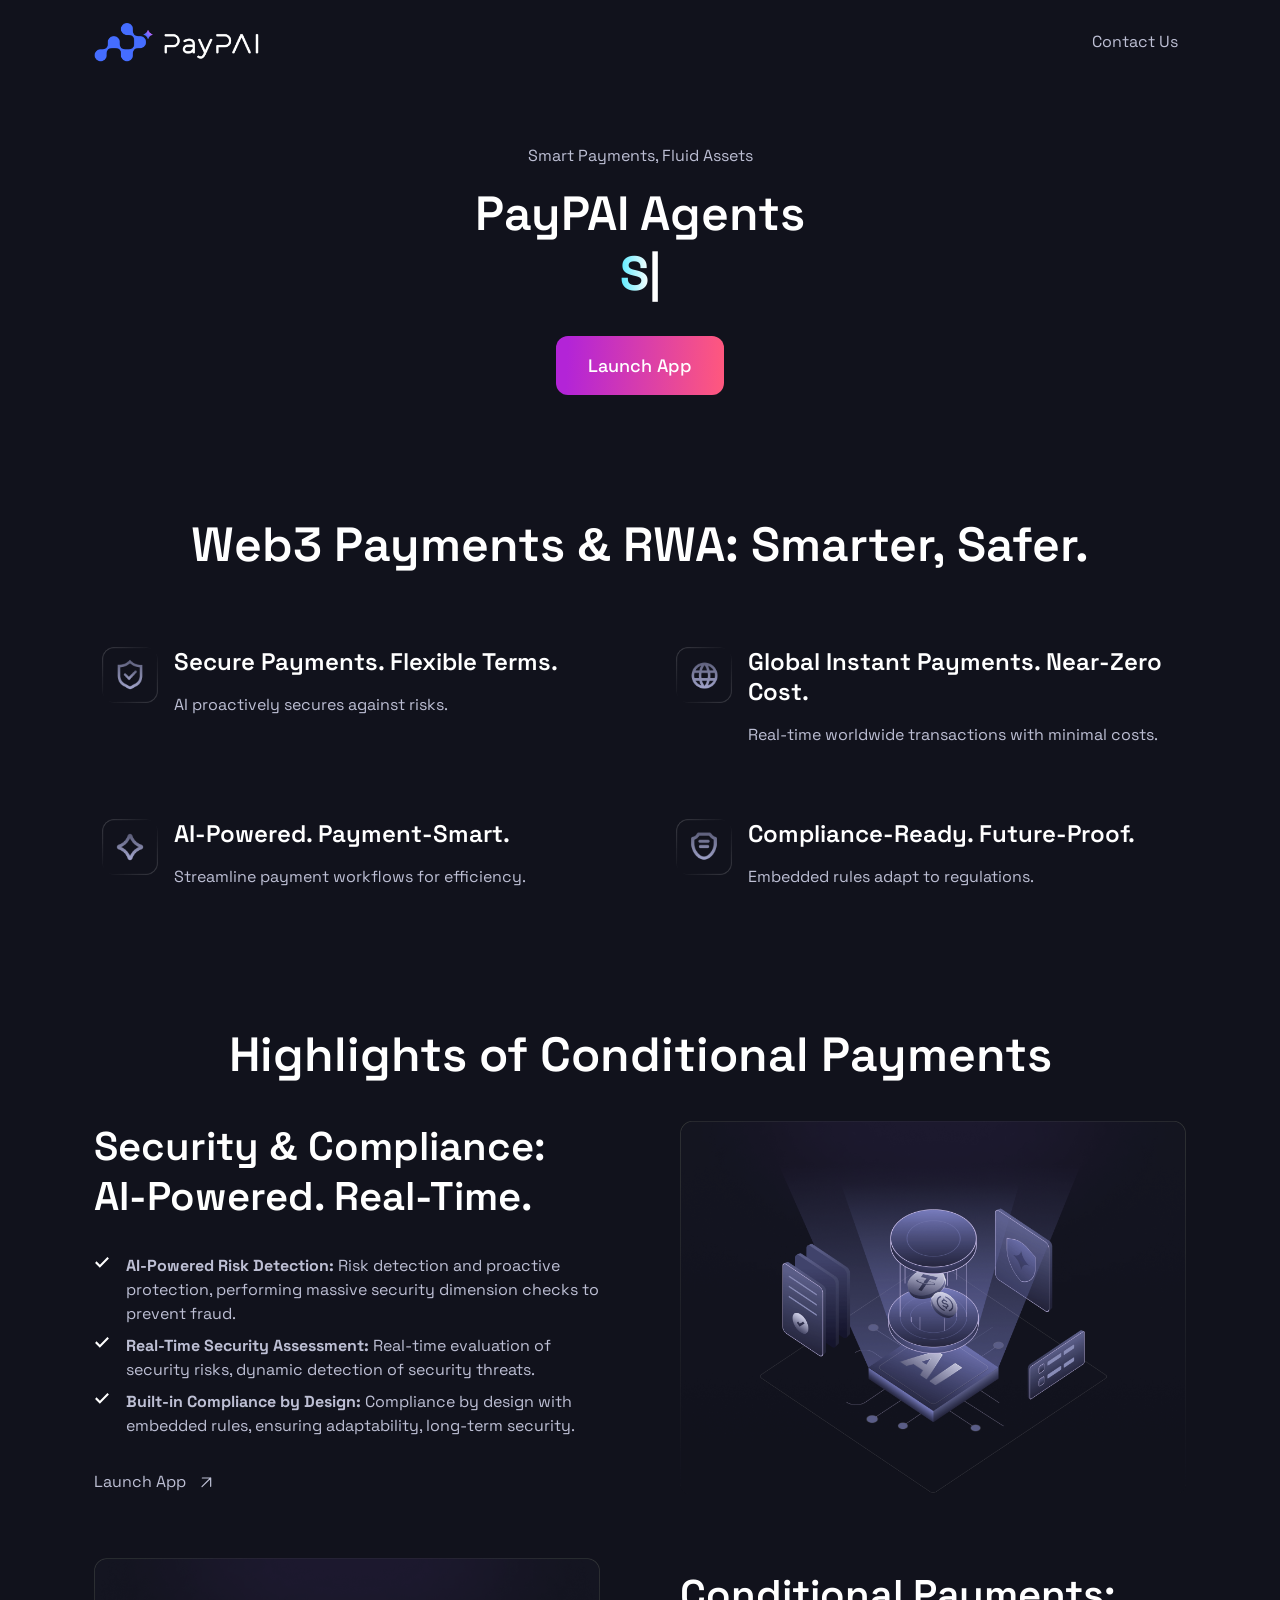
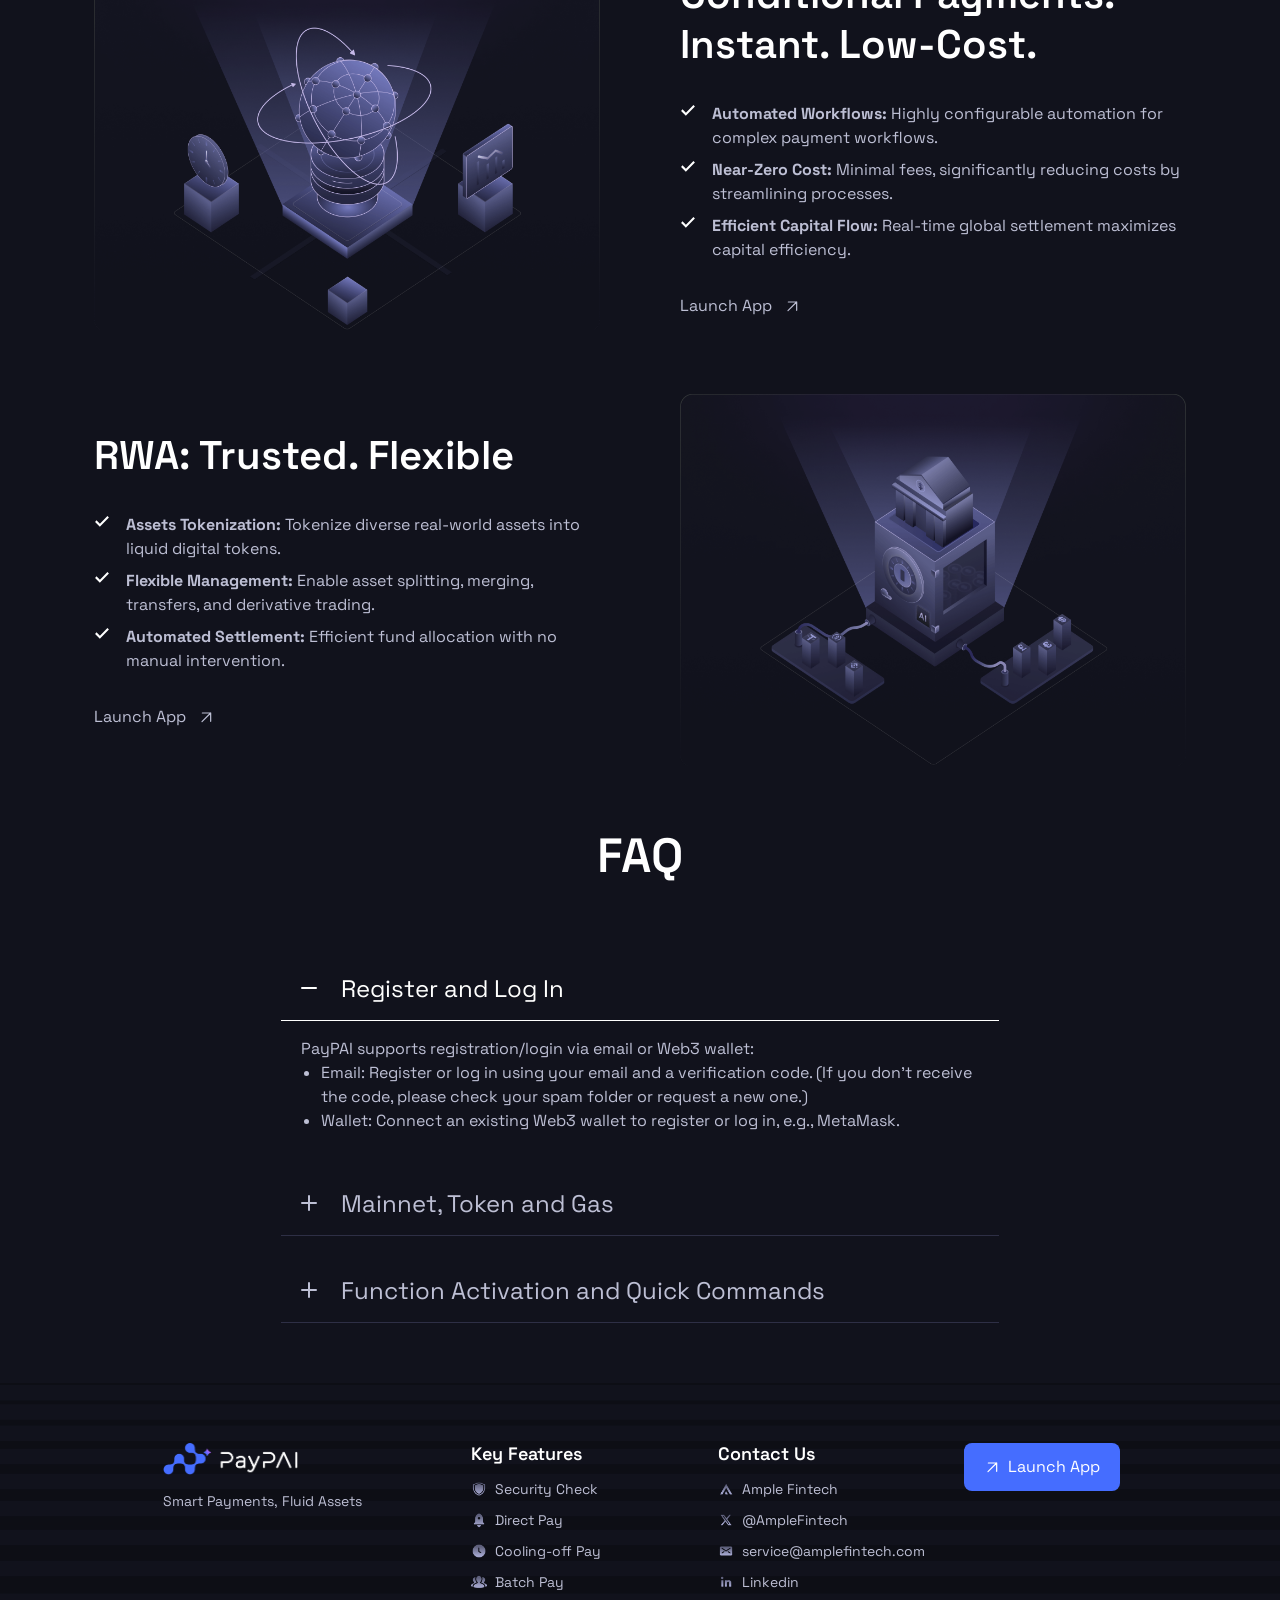
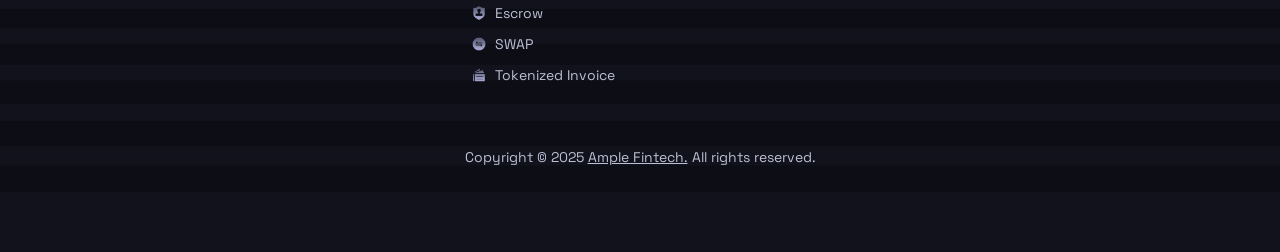
<file: index.html>
<html lang="en" data-bs-theme="dark">

<head>
    <!-- Required meta tags -->
    <meta charset="UTF-8" />
    <meta http-equiv="X-UA-Compatible" content="IE=edge" />
    <meta name="viewport" content="width=device-width, initial-scale=1.0" />

    <!-- Title -->
    <title>PayPAI - Your Dedicated Web3 Payment AI Agent</title>

    <!-- SEO meta tags -->
    <meta name="description"
        content="PayPAI - Leading Web3 payment and AI agent solutions. Experience seamless payment integration and intelligent AI assistant services." />
    <meta name="keywords"
        content="PayPAI, Web3 payment, AI agent, intelligent assistant, blockchain payment, cryptocurrency, fintech" />

    <!-- Favicon -->
    <link rel="icon" href="assets/paypai-icon.ico" type="image/x-icon" />

    <!-- CSS -->
    <link rel="stylesheet" href="assets/css/plugins.css" />
    <link rel="stylesheet" href="assets/css/style.css" />
</head>


<body>
    <div class="wrapper d-flex flex-column justify-between">
        <!-- Navbar -->
        <nav class="navbar navbar-expand-lg fixed-top bg-dark" data-bs-theme="dark">
            <div class="container">
                <!-- Logo -->
                <a class="navbar-brand" href="/">
                    <img src="assets/images/PayPAI-logo.png" alt="" width="165" />
                </a>

                <!-- Navbar toggler button -->
                <button class="navbar-toggler" type="button" data-bs-toggle="collapse" data-bs-target="#navbarContent"
                    aria-controls="navbarContent" aria-expanded="false" aria-label="Toggle navigation">
                    <div class="navbar-toggler-icon">
                        <span></span>
                        <span></span>
                        <span></span>
                    </div>
                </button>

                <!-- Navbar content -->
                <div class="collapse navbar-collapse" id="navbarContent">
                    <div
                        class="navbar-content-inner ms-lg-auto d-flex flex-column flex-lg-row align-lg-center gap-4 gap-lg-10 p-2 p-lg-0">
                        <ul class="navbar-nav gap-lg-2 gap-xl-5">
                            <li class="nav-item">
                                <a class="nav-link " href="contact.html">Contact Us</a>
                            </li>
                        </ul>
                        <!-- <div class="">
                            <a target="_blank" href="https://chat.amplefintech.com/" class="btn btn-outline-primary-dark">Get
                                started</a>
                        </div> -->
                    </div>
                </div>
            </div>
        </nav>


        <main class="flex-grow-1">
            <!-- Hero -->
            <section class="hero-section style-1 overflow-hidden bg-dark py-10 py-lg-15" data-bs-theme="dark">
                <div class="container">
                    <div class="row justify-center">
                        <div class="col-lg-9">
                            <div class="text-center">
                                <div class="position-relative z-1">
                                    <p class="text-primary-dark" data-aos="fade-up-sm">
                                        Smart Payments, Fluid Assets
                                    </p>
                                    <h1 class="text-white mb-8" data-aos="fade-up-sm" data-aos-delay="150">
                                        PayPAI Agents<br />
                                        <span class="fw-bold text-gradient-2 typed-animation"
                                            data-strings='["Secure", "Reliable"]'>Seamless</span>
                                    </h1>
                                    <a target="_blank" href="https://app.paypai.network"
                                        class="btn btn-lg btn-gradient-1" data-aos="fade-up-sm" data-aos-delay="200">Launch
                                        App</a>
                                </div>
                                <!-- <div data-aos="fade-up-sm" data-aos-delay="300" class="hidden">
                                    <div class="image-with-shape">
                                        <img src="assets/images/shapes/blurry-shape-1.svg" alt=""
                                            class="shape animate-scale" />
                                        <div class="mt-12 rounded-5 overflow-hidden position-relative z-1">
                                            <video class="img-fluid d-inline-block"
                                                src="assets/videos/ampleAIAgnentDemo20250210.mp4" loop controls />
                                        </div>
                                    </div>
                                </div> -->
                            </div>
                        </div>
                    </div>
                </div>
            </section>


            <!-- Features -->
            <section class="py-10 py-lg-15">
                <div class="container">
                    <div class="text-center mb-18">
                        <h1 class="mb-0 text-white" data-aos="fade-up-sm" data-aos-delay="50">
                            Web3 Payments <span style="font-family: sans-serif;">&amp;</span> RWA: Smarter, Safer.
                        </h1>
                    </div>

                    <div class="row g-6 g-xl-14">
                        <div class="col-lg-6" data-aos="fade-up-sm" data-aos-delay="200">
                            <div style="display: flex; align-items: flex-start; gap: 8px;">
                                <img src="assets/images/icons/icon_01.png" alt="" class="w-14 h-14 mx-2" />
                                <div class="content">
                                    <h4 class="mb-4 text-white">Secure Payments. Flexible Terms.</h4>
                                    <p>
                                        AI proactively secures against risks.
                                    </p>
                                </div>
                            </div>
                        </div>
                        <div class="col-lg-6" data-aos="fade-up-sm" data-aos-delay="250">
                            <div style="display: flex; align-items: flex-start; gap: 8px;">
                                <img src="assets/images/icons/icon_02.png" alt="" class="w-14 h-14 mx-2" />
                                <div class="content">
                                    <h4 class="mb-4 text-white">Global Instant Payments. Near-Zero Cost.</h4>
                                    <p>
                                        Real-time worldwide transactions with minimal costs.
                                    </p>
                                </div>
                            </div>
                        </div>
                        <div class="col-lg-6" data-aos="fade-up-sm" data-aos-delay="300">
                            <div style="display: flex; align-items: flex-start; gap: 8px;">
                                <img src="assets/images/icons/icon_03.png" alt="" class="w-14 h-14 mx-2" />
                                <div class="content">
                                    <h4 class="mb-4 text-white">AI-Powered. Payment-Smart.</h4>
                                    <p>
                                        Streamline payment workflows for efficiency.
                                    </p>
                                </div>
                            </div>
                        </div>
                        <div class="col-lg-6" data-aos="fade-up-sm" data-aos-delay="350">
                            <div style="display: flex; align-items: flex-start; gap: 8px;">
                                <img src="assets/images/icons/icon_04.png" alt="" class="w-14 h-14 mx-2" />
                                <div class="content">
                                    <h4 class="mb-4 text-white">Compliance-Ready. Future-Proof.</h4>
                                    <p>
                                        Embedded rules adapt to regulations.
                                    </p>
                                </div>
                            </div>
                        </div>
                    </div>
                </div>
            </section>


            <!-- Features -->
            <section class="mt-0 py-10 py-lg-15 @extraClassList">
                <div class="text-center mb-9">
                    <h1 class="mb-0 text-white" data-aos="fade-up-sm" data-aos-delay="50">
                        Highlights of Conditional Payments
                    </h1>
                </div>
                <div class="container mt-0">
                    <div class="row g-6 gx-lg-14 gx-xl-20 align-center">
                        <div class="col-lg-6" data-aos="fade-up-sm" data-aos-delay="150">
                            <div class="content">
                                <h2 class="mt-0 text-white mb-8">
                                    Security <span style="font-family: sans-serif;">&amp;</span> Compliance: AI-Powered.
                                    Real-Time.
                                </h2>
                                <ul class="list-unstyled list-check mb-8">
                                    <li>
                                        <div style="display: flex; align-items: flex-start; gap: 8px;">
                                            <img src="assets/images/icons/check-icon.svg" alt="icon" width="16"
                                                height="16" style="vertical-align: middle; margin-right: 8px;" />
                                            <span><strong>AI-Powered Risk Detection:</strong> Risk detection and
                                                proactive protection,
                                                performing massive security dimension checks to prevent fraud.
                                            </span>
                                        </div>
                                    </li>
                                    <li>
                                        <div style="display: flex; align-items: flex-start; gap: 8px;">
                                            <img src="assets/images/icons/check-icon.svg" alt="icon" width="16"
                                                height="16" style="vertical-align: middle; margin-right: 8px;" />
                                            <span><strong>Real-Time Security Assessment:</strong> Real-time evaluation
                                                of security risks,
                                                dynamic detection of security threats.</span>
                                        </div>
                                    </li>
                                    <li>
                                        <div style="display: flex; align-items: flex-start; gap: 8px;">
                                            <img src="assets/images/icons/check-icon.svg" alt="icon" width="16"
                                                height="16" style="vertical-align: middle; margin-right: 8px;" />
                                            <span><strong>Built-in Compliance by Design:</strong> Compliance by design
                                                with embedded rules,
                                                ensuring adaptability, long-term security. </span>
                                        </div>
                                    </li>
                                </ul>
                                <a target="_blank" href="https://app.paypai.network"
                                    class="arrow-link arrow-link-primary-dark text-primary-dark gap-3">
                                    <span>Launch App</span>
                                    <svg class="icon" viewBox="0 0 16 16" fill="none"
                                        xmlns="http://www.w3.org/2000/svg">
                                        <path d="M4 12.6667L12.6667 4M12.6667 4V12.32M12.6667 4H4.34667"
                                            stroke="currentColor" stroke-width="1.21" stroke-linecap="round"
                                            stroke-linejoin="round" />
                                    </svg>
                                </a>
                            </div>

                        </div>
                        <div class="col-lg-6" data-aos="fade-up-sm" data-aos-delay="250">
                            <div class="feature-img">
                                <img src="assets/images/features/img_01.png" alt="" class="img-fluid" />
                            </div>
                        </div>
                    </div>
                    <div class="row g-6 gx-lg-14 gx-xl-20 align-center mt-10 flex-row-reverse">
                        <div class="col-lg-6 col-xl-6" data-aos="fade-up-sm" data-aos-delay="150">
                            <div class="content">
                                <h2 class="text-white mb-8">
                                    Conditional Payments: Instant. Low-Cost.
                                </h2>
                                <ul class="list-unstyled list-check mb-8">
                                    <li>
                                        <div style="display: flex; align-items: flex-start; gap: 8px;">
                                            <img src="assets/images/icons/check-icon.svg" alt="icon" width="16"
                                                height="16" style="vertical-align: middle; margin-right: 8px;" />
                                            <span><strong>Automated Workflows:</strong> Highly configurable automation
                                                for complex payment
                                                workflows.</span>
                                        </div>
                                    </li>
                                    <li>
                                        <div style="display: flex; align-items: flex-start; gap: 8px;">
                                            <img src="assets/images/icons/check-icon.svg" alt="icon" width="16"
                                                height="16" style="vertical-align: middle; margin-right: 8px;" />
                                            <span><strong>Near-Zero Cost:</strong> Minimal fees, significantly reducing
                                                costs by streamlining
                                                processes.</span>
                                        </div>
                                    </li>
                                    <li>
                                        <div style="display: flex; align-items: flex-start; gap: 8px;">
                                            <img src="assets/images/icons/check-icon.svg" alt="icon" width="16"
                                                height="16" style="vertical-align: middle; margin-right: 8px;" />
                                            <span><strong>Efficient Capital Flow:</strong> Real-time global settlement
                                                maximizes capital
                                                efficiency.</span>
                                        </div>
                                    </li>
                                </ul>
                                <a target="_blank" href="https://app.paypai.network"
                                    class="arrow-link arrow-link-primary-dark text-primary-dark gap-3">
                                    <span>Launch App</span>
                                    <svg class="icon" viewBox="0 0 16 16" fill="none"
                                        xmlns="http://www.w3.org/2000/svg">
                                        <path d="M4 12.6667L12.6667 4M12.6667 4V12.32M12.6667 4H4.34667"
                                            stroke="currentColor" stroke-width="1.21" stroke-linecap="round"
                                            stroke-linejoin="round" />
                                    </svg>
                                </a>
                            </div>
                        </div>
                        <div class="col-lg-6" data-aos="fade-up-sm" data-aos-delay="250">
                            <div class="feature-img">
                                <img src="assets/images/features/img_02.png" alt="" class="img-fluid" />
                            </div>
                        </div>
                    </div>
                    <div class="row g-6 gx-lg-14 gx-xl-20 align-center mt-10">
                        <div class="col-lg-6" data-aos="fade-up-sm" data-aos-delay="150">
                            <div class="content">
                                <h2 class="text-white mb-8">
                                    RWA: Trusted. Flexible
                                </h2>
                                <ul class="list-unstyled list-check mb-8">
                                    <li>
                                        <div style="display: flex; align-items: flex-start; gap: 8px;">
                                            <img src="assets/images/icons/check-icon.svg" alt="icon" width="16"
                                                height="16" style="vertical-align: middle; margin-right: 8px;" />
                                            <span><strong>Assets Tokenization:</strong> Tokenize diverse real-world
                                                assets into liquid
                                                digital tokens.</span>
                                        </div>
                                    </li>
                                    <li>
                                        <div style="display: flex; align-items: flex-start; gap: 8px;">
                                            <img src="assets/images/icons/check-icon.svg" alt="icon" width="16"
                                                height="16" style="vertical-align: middle; margin-right: 8px;" />
                                            <span><strong>Flexible Management:</strong> Enable asset splitting, merging,
                                                transfers, and
                                                derivative trading.</span>
                                        </div>
                                    </li>

                                    <li>
                                        <div style="display: flex; align-items: flex-start; gap: 8px;">
                                            <img src="assets/images/icons/check-icon.svg" alt="icon" width="16"
                                                height="16" style="vertical-align: middle; margin-right: 8px;" />
                                            <span><strong>Automated Settlement:</strong> Efficient fund allocation with
                                                no manual
                                                intervention.</span>
                                        </div>
                                    </li>
                                </ul>
                                <a target="_blank" href="https://app.paypai.network"
                                    class="arrow-link arrow-link-primary-dark text-primary-dark gap-3">
                                    <span>Launch App</span>
                                    <svg class="icon" viewBox="0 0 16 16" fill="none"
                                        xmlns="http://www.w3.org/2000/svg">
                                        <path d="M4 12.6667L12.6667 4M12.6667 4V12.32M12.6667 4H4.34667"
                                            stroke="currentColor" stroke-width="1.21" stroke-linecap="round"
                                            stroke-linejoin="round" />
                                    </svg>
                                </a>
                            </div>
                        </div>
                        <div class="col-lg-6" data-aos="fade-up-sm" data-aos-delay="250">
                            <div class="feature-img">
                                <img src="assets/images/features/img_03.png" alt="" class="img-fluid" />
                            </div>
                        </div>
                    </div>
                </div>

                <!-- FAQ -->
                <section class="py-10 py-lg-15">
                    <div class="container">
                        <div class="row justify-center mb-18">
                            <div class="col-lg-10">
                                <div class="text-center">
                                    <h1 class="mb-0 text-white" data-aos="fade-up-sm" data-aos-delay="50">
                                        FAQ
                                    </h1>
                                </div>
                            </div>
                        </div>

                        <div class="row justify-center">
                            <div class="col-lg-8" data-aos="fade-up-sm" data-aos-delay="100">
                                <div class="accordion accordion-flush d-flex flex-column gap-6" id="faqAccordion">
                                    <div class="accordion-item">
                                        <h2 class="accordion-header">
                                            <button class="accordion-button" type="button" data-bs-toggle="collapse"
                                                data-bs-target="#faq-collapseOne" aria-expanded="false"
                                                aria-controls="faq-collapseOne">
                                                <span class="icon"></span>
                                                Register and Log In
                                            </button>
                                        </h2>
                                        <div id="faq-collapseOne" class="accordion-collapse collapse show"
                                            data-bs-parent="#faqAccordion">
                                            <div class="accordion-body">
                                                PayPAI supports registration/login via email or Web3 wallet:
                                                <ul class="custom-list">
                                                    <li>
                                                        Email: Register or log in using your email and a verification
                                                        code. (If you don't receive the code, please check your spam
                                                        folder or request a new one.)
                                                    </li>
                                                    <li>
                                                        Wallet: Connect an existing Web3 wallet to register or log in,
                                                        e.g., MetaMask.
                                                    </li>
                                                </ul>
                                            </div>
                                        </div>
                                    </div>

                                    <div class="accordion-item">
                                        <h2 class="accordion-header">
                                            <button class="accordion-button collapsed" type="button"
                                                data-bs-toggle="collapse" data-bs-target="#faq-collapseTwo"
                                                aria-expanded="false" aria-controls="faq-collapseTwo">
                                                <span class="icon"></span>
                                                Mainnet, Token and Gas
                                            </button>
                                        </h2>
                                        <div id="faq-collapseTwo" class="accordion-collapse collapse"
                                            data-bs-parent="#faqAccordion">
                                            <div class="accordion-body">
                                                PayPAl supports the following mainnets and tokens. You can also manually enter a token contract address when making a payment.

                                                <ul class="custom-list">
                                                    <li>
                                                        Ethereum: ETH/USDC/USDT
                                                    </li>
                                                    <li>
                                                        Base: ETH/USDC/USDT
                                                    </li>
                                                    <li>
                                                        BNB Chain: BNB/USDC/USDT/BUSD
                                                    </li>
                                                </ul>
                                                To perform payment operations, gas fees are required.
                                            </div>
                                        </div>
                                    </div>

                                    <div class="accordion-item">
                                        <h2 class="accordion-header">
                                            <button class="accordion-button collapsed" type="button"
                                                data-bs-toggle="collapse" data-bs-target="#faq-collapseThree"
                                                aria-expanded="false" aria-controls="faq-collapseThree">
                                                <span class="icon"></span>
                                                Function Activation and Quick Commands
                                            </button>
                                        </h2>
                                        <div id="faq-collapseThree" class="accordion-collapse collapse"
                                            data-bs-parent="#faqAccordion">
                                            <div class="accordion-body">
                                                There are two ways to activate PayPAI functions:
                                                <ul class="custom-list mb-0">
                                                    <li>
                                                        <span style="font-weight: bold;">Direct Input:</span>
                                                        Simply type the desired operation directly in the chat, such as
                                                        Direct Pay, Cooling-off Pay, or Batch Pay.
                                                    </li>
                                                    <li>
                                                        <span style="font-weight: bold;">Quick Menu:</span>
                                                        Enter “/” in the chat input to trigger the quick command menu
                                                        and choose a function.
                                                    </li>
                                                </ul>
                                            </div>
                                        </div>
                                    </div>
                                </div>
                            </div>
                        </div>
                    </div>
                </section>

                <!-- Footer -->
                <footer class="footer bg-striped pt-10 pt-lg-15">
                    <div class="container">
                        <div class="row g-10">
                            <div class="col-lg-9 col-xl-8 order-lg-2">
                                <div class="row g-6">
                                    <div class="col-md-4 col-lg-4">
                                        <div class="footer-widget text-center text-md-start">
                                            <h6 class="text-white mb-2">Key Features</h6>
                                            <ul class="link-list list-unstyled mb-0">
                                                <li style="display: flex; align-items: center;">
                                                    <img src="assets/images/footer-icons/footer_icon_01.png" alt="icon"
                                                        width="16" height="16" style="margin-right: 8px;">
                                                    <a href="/index.html" class=""
                                                        style="pointer-events: none;">Security Check</a>
                                                </li>
                                                <li style="display: flex; align-items: center;">
                                                    <img src="assets/images/footer-icons/footer_icon_02.png" alt="icon"
                                                        width="16" height="16" style="margin-right: 8px;">
                                                    <a href="/index.html" class="" style="pointer-events: none;">Direct
                                                        Pay</a>
                                                </li>
                                                <li style="display: flex; align-items: center;">
                                                    <img src="assets/images/footer-icons/footer_icon_03.png" alt="icon"
                                                        width="16" height="16" style="margin-right: 8px;">
                                                    <a href="/index.html" class=""
                                                        style="pointer-events: none;">Cooling-off Pay</a>
                                                </li>
                                                <li style="display: flex; align-items: center;">
                                                    <img src="assets/images/footer-icons/footer_icon_04.png" alt="icon"
                                                        width="16" height="16" style="margin-right: 8px;">
                                                    <a href="/index.html" class="" style="pointer-events: none;">Batch
                                                        Pay</a>
                                                </li>
                                                <li style="display: flex; align-items: center;">
                                                    <img src="assets/images/footer-icons/footer_icon_05.png" alt="icon"
                                                        width="16" height="16" style="margin-right: 8px;">
                                                    <a href="/index.html" class=""
                                                        style="pointer-events: none;">Escrow</a>
                                                </li>
                                                <li style="display: flex; align-items: center;">
                                                    <img src="assets/images/footer-icons/footer_icon_06.png" alt="icon"
                                                        width="16" height="16" style="margin-right: 8px;">
                                                    <a href="/index.html" class=""
                                                        style="pointer-events: none;">SWAP</a>
                                                </li>
                                                <li style="display: flex; align-items: center;">
                                                    <img src="assets/images/footer-icons/footer_icon_07.png" alt="icon"
                                                        width="16" height="16" style="margin-right: 8px;">
                                                    <a href="/index.html" class=""
                                                        style="pointer-events: none;">Tokenized Invoice</a>
                                                </li>
                                            </ul>
                                        </div>
                                    </div>
                                    <div class="col-md-4 col-lg-4">
                                        <div class="footer-widget text-center text-md-start">
                                            <h6 class="text-white mb-2">Contact Us</h6>
                                            <ul class="link-list list-unstyled mb-0">
                                                <li style="display: flex; align-items: center;">
                                                    <img src="assets/images/contact-us/1.png" alt="icon" width="16"
                                                        height="16" style="margin-right: 8px;">
                                                    <a target="_blank" href="https://www.amplefintech.com">Ample
                                                        Fintech</a>
                                                </li>
                                                <li style="display: flex; align-items: center;">
                                                    <img src="assets/images/contact-us/2.png" alt="icon" width="16"
                                                        height="16" style="margin-right: 8px;">
                                                    <a target="_blank"
                                                        href="https://x.com/amplefintech">@AmpleFintech</a>
                                                </li>
                                                <li style="display: flex; align-items: center;">
                                                    <img src="assets/images/contact-us/3.png" alt="icon" width="16"
                                                        height="16" style="margin-right: 8px;">
                                                    <a target="_blank"
                                                        href="mailto:service@amplefintech.com">service@amplefintech.com</a>
                                                </li>
                                                <li style="display: flex; align-items: center;">
                                                    <img src="assets/images/contact-us/4.png" alt="icon" width="16"
                                                        height="16" style="margin-right: 8px;">
                                                    <a target="_blank"
                                                        href="https://www.linkedin.com/company/ample-fintech">Linkedin</a>
                                                </li>
                                            </ul>
                                        </div>
                                    </div>

                                    <div class="col-md-4 col-lg-4">
                                        <div class="footer-widget text-center text-md-start">
                                            <a target="_blank" href="https://app.paypai.network">
                                                <button
                                                    style="
                                                        height: 48px;
                                                        display: inline-flex;
                                                        align-items: center; 
                                                        gap: 8px; padding: 10px 20px; background-color: #456DFF; color: white; border: none; border-radius: 8px; cursor: pointer; transition: background-color 0.3s;">
                                                    <svg style="width: 16px; height: 16px;" viewBox="0 0 16 16"
                                                        fill="none" xmlns="http://www.w3.org/2000/svg">
                                                        <path d="M4 12.6667L12.6667 4M12.6667 4V12.32M12.6667 4H4.34667"
                                                            stroke="currentColor" stroke-width="1.21"
                                                            stroke-linecap="round" stroke-linejoin="round" />
                                                    </svg>
                                                    Launch App
                                                </button>
                                            </a>
                                        </div>
                                    </div>
                                </div>
                            </div>
                            <div class="col-lg-3 order-lg-1 mx-auto align-items-center d-flex justify-content-center">
                                <div class="footer-widget text-center text-lg-start mx-auto justify-content-center">
                                    <a href="/">
                                        <img src="assets/images/PayPAI-logo.png" alt="" class="img-fluid" width="135" />
                                    </a>
                                    <p class="fs-sm mb-0 mt-4">
                                        Smart Payments, Fluid Assets
                                        <br />
                                    </p>
                                </div>
                            </div>
                        </div>

                        <div class="text-center py-6 mt-8">
                            <p class="fs-sm mb-0">Copyright © 2025 <a target="_blank" href="https://amplefintech.com"
                                    class="text-primary-dark">Ample
                                    Fintech.</a> All rights reserved.</p>
                        </div>
                    </div>
                </footer>

                <!-- JS -->
                <script src="assets/js/plugins.js"></script>
                <script src="assets/js/main.js"></script>
</body>

</html>
</file>
